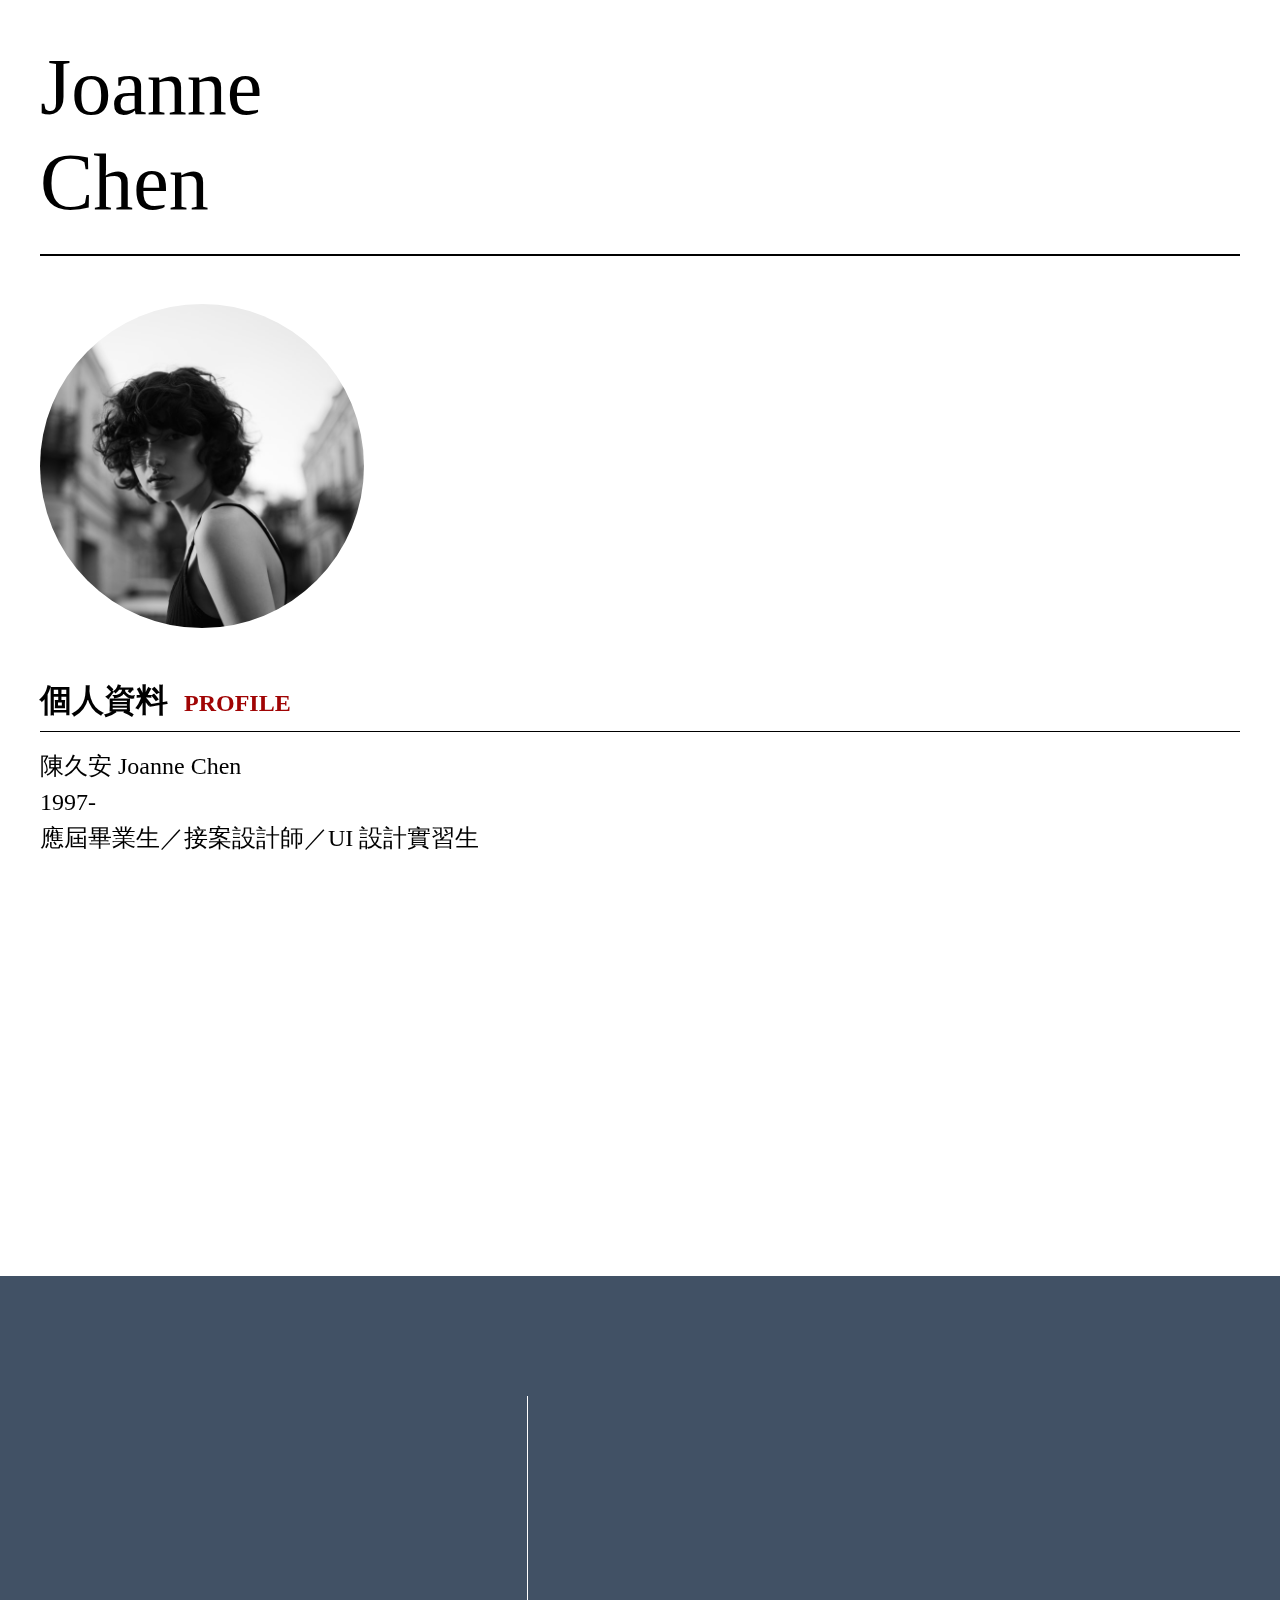
<file: week1-個人履歷/index.html>
<!DOCTYPE html>
<html lang="en">
<head>
  <meta charset="UTF-8">
  <meta http-equiv="X-UA-Compatible" content="IE=edge">
  <meta name="viewport" content="width=device-width, initial-scale=1.0">
  <title>W1-個人履歷</title>
  <link rel="stylesheet" href="CSS/all.css">
  <!-- AOS 視差滾動套件 -->
  <link href="https://unpkg.com/aos@2.3.1/dist/aos.css" rel="stylesheet">
</head>
<body>
  <div class="container header">
    <h1 data-aos="fade-up" class="mb-48">Joanne <br>Chen</h1>
    <img data-aos="fade-up" class="mb-48" src="img/photo.png" alt="photo">
    <h2 data-aos="fade-up" class="h2-title mb-16 pb-7">個人資料<span class="sp-red ml-16">PROFILE</span></h2>
    <ul>
      <li data-aos="fade-up" class="fz-24 mb-24">陳久安 Joanne Chen <br>1997- <br>應屆畢業生／接案設計師／UI 設計實習生</li>
      <li data-aos="fade-up" class="fz-24 mb-64">UI 設計修行中／立志當斜槓青年 <br>獨立接案，內容涵蓋： <br>品牌規劃、視覺設計、編輯設計、標準字、物件及印刷品設計等。</li>
    </ul>
    <h2 data-aos="fade-left" class="h2-title mb-16 pb-7">學歷<span class="sp-red ml-16">EDUCATION</span></h2>
    <ul>
      <li data-aos="fade-left" class="fz-24 mb-16">國立六角師範大學 視覺設計學系 學士學位 | 2016－2020</li>
      <li data-aos="fade-left" class="fz-24 mb-64">國立六腳高級中學 美術班 | 2013－2016</li>
    </ul>
  </div>

  <div class="skills mb-64">
    <div class="container">
      <h2 data-aos="zoom-in" class="h2-title pb-7 mb-40">技能<span class="sp-fff ml-16">SKILLS</span></h2>
      <ul>
        <li data-aos="zoom-in" class="fz-24 mb-8">Adobe Photoshop</li>
        <li data-aos="zoom-in" class="fz-24 mb-8">Adobe Illustrator</li>
        <li data-aos="zoom-in" class="fz-24 mb-8">Adobe XD</li>
        <li data-aos="zoom-in" class="fz-24 mb-8">Adobe Indesign</li>
        <li data-aos="zoom-in" class="fz-24 mb-8">C4D</li>
        <li data-aos="zoom-in" class="fz-24 mb-8">Adobe Premiere</li>
        <li data-aos="zoom-in" class="fz-24">語言：中文、英文</li>
      </ul>
    </div>
  </div>

  <div class="container work">
    <h2  data-aos="fade-left" class="h2-title pb-7 mb-16">工作經驗<span class="sp-red ml-16">WORK EXPERIENCE</span></h2>
    <ul>
      <li data-aos="fade-left">
        <h3 class="h3-title">獨立接案 桃園平鎮市民健走活動提案 | 2019</h3>
        <img src="img/hexschool.png" alt="logo">
        <p class="fz-20 mb-24">在六角學院長達一年的實習中，前期藉由公司課程掌握 HTML, CSS,<br> Adobe XD，設計給學員使用的名片設計教材，並參與六角週年活動，設<br>計各式周邊商品及活動網路宣傳圖。後期進入 UI 設計範疇，設計六角共<br>筆部落格 - W3HexSchool、六角發案服務網介面設計、供給學員的教<br> 案- RWD官方網站設計，並設計各式網頁活動宣傳圖。</p>
      </li>
      <li data-aos="fade-left"><h3 class="h3-title mb-24">獨立接案 Hao Jun 酒標設計 | 2019</h3></li>
      <li data-aos="fade-left"><h3 class="h3-title mb-24">獨立接案 Exulans 酒標設計 | 2019</h3></li>
      <li data-aos="fade-left"><h3 class="h3-title mb-24">獨立接案 桃園平鎮市民健走活動提案 | 2019</h3></li>
      <li data-aos="fade-left">
        <h3 class="h3-title">Simtree 興趣咖啡 工讀生 | 2018－2019</h3>
        <img src="img/simtree.png" alt="tree">
        <p class="fz-20">擔任外場及吧台服務生，學習咖啡相關知識。</p>
      </li>
    </ul>
  </div>

  <div data-aos="fade-up" class="footer">
    <div class="container">
      <h2 class="h2-title pb-7">聯絡方式<span class="sp-fff ml-16">CONTACT METHOD</span></h2>
      <ul>
        <li class="fz-24 mb-16">Mail： <a class="style" href="mailto:xxxd@hexschool.com">xxxd@hexschool.com</a></li>
        <li class="fz-24 mb-16">Phone：<a class="style" href="tel:+910123456">0910123456</a></li>
        <li class="fz-24 mb-16">Kaohsiung, Taiwan</li>
        <li class="fz-24 mb-16">作品連結： <a class="style" href="#">https://www.behance.net/xxxdddddd</a></li>
      </ul>
      <ul class="social">
        <li><a href="#"><img src="img/SVG/facebook.svg" alt="fb"></a></li>
        <li><a href="#"><img src="img/SVG/instagram.svg" alt="ig"></a></li>
        <li><a href="#"><img src="img/SVG/line.svg" alt="line"></a></li>
      </ul>
    </div>
  </div>
</body>
  <!-- AOS js -->
  <script src="https://unpkg.com/aos@2.3.1/dist/aos.js"></script>
  <!-- AOS 全域設定 -->
  <script>
    AOS.init({
      // Global settings:
      disable: false, // accepts following values: 'phone', 'tablet', 'mobile', boolean, expression or function
      startEvent: 'DOMContentLoaded', // name of the event dispatched on the document, that AOS should initialize on
      initClassName: 'aos-init', // class applied after initialization
      animatedClassName: 'aos-animate', // class applied on animation
      useClassNames: false, // if true, will add content of `data-aos` as classes on scroll
      disableMutationObserver: false, // disables automatic mutations' detections (advanced)
      debounceDelay: 50, // the delay on debounce used while resizing window (advanced)
      throttleDelay: 99, // the delay on throttle used while scrolling the page (advanced)
      

      // Settings that can be overridden on per-element basis, by `data-aos-*` attributes:
      offset: 120, // offset (in px) from the original trigger point
      delay: 0, // values from 0 to 3000, with step 50ms
      duration: 600, // values from 0 to 3000, with step 50ms
      easing: 'ease', // default easing for AOS animations
      once: false, // whether animation should happen only once - while scrolling down
      mirror: false, // whether elements should animate out while scrolling past them
      anchorPlacement: 'top-bottom', // defines which position of the element regarding to window should trigger the animation

    });
  </script>
</html>
</file>
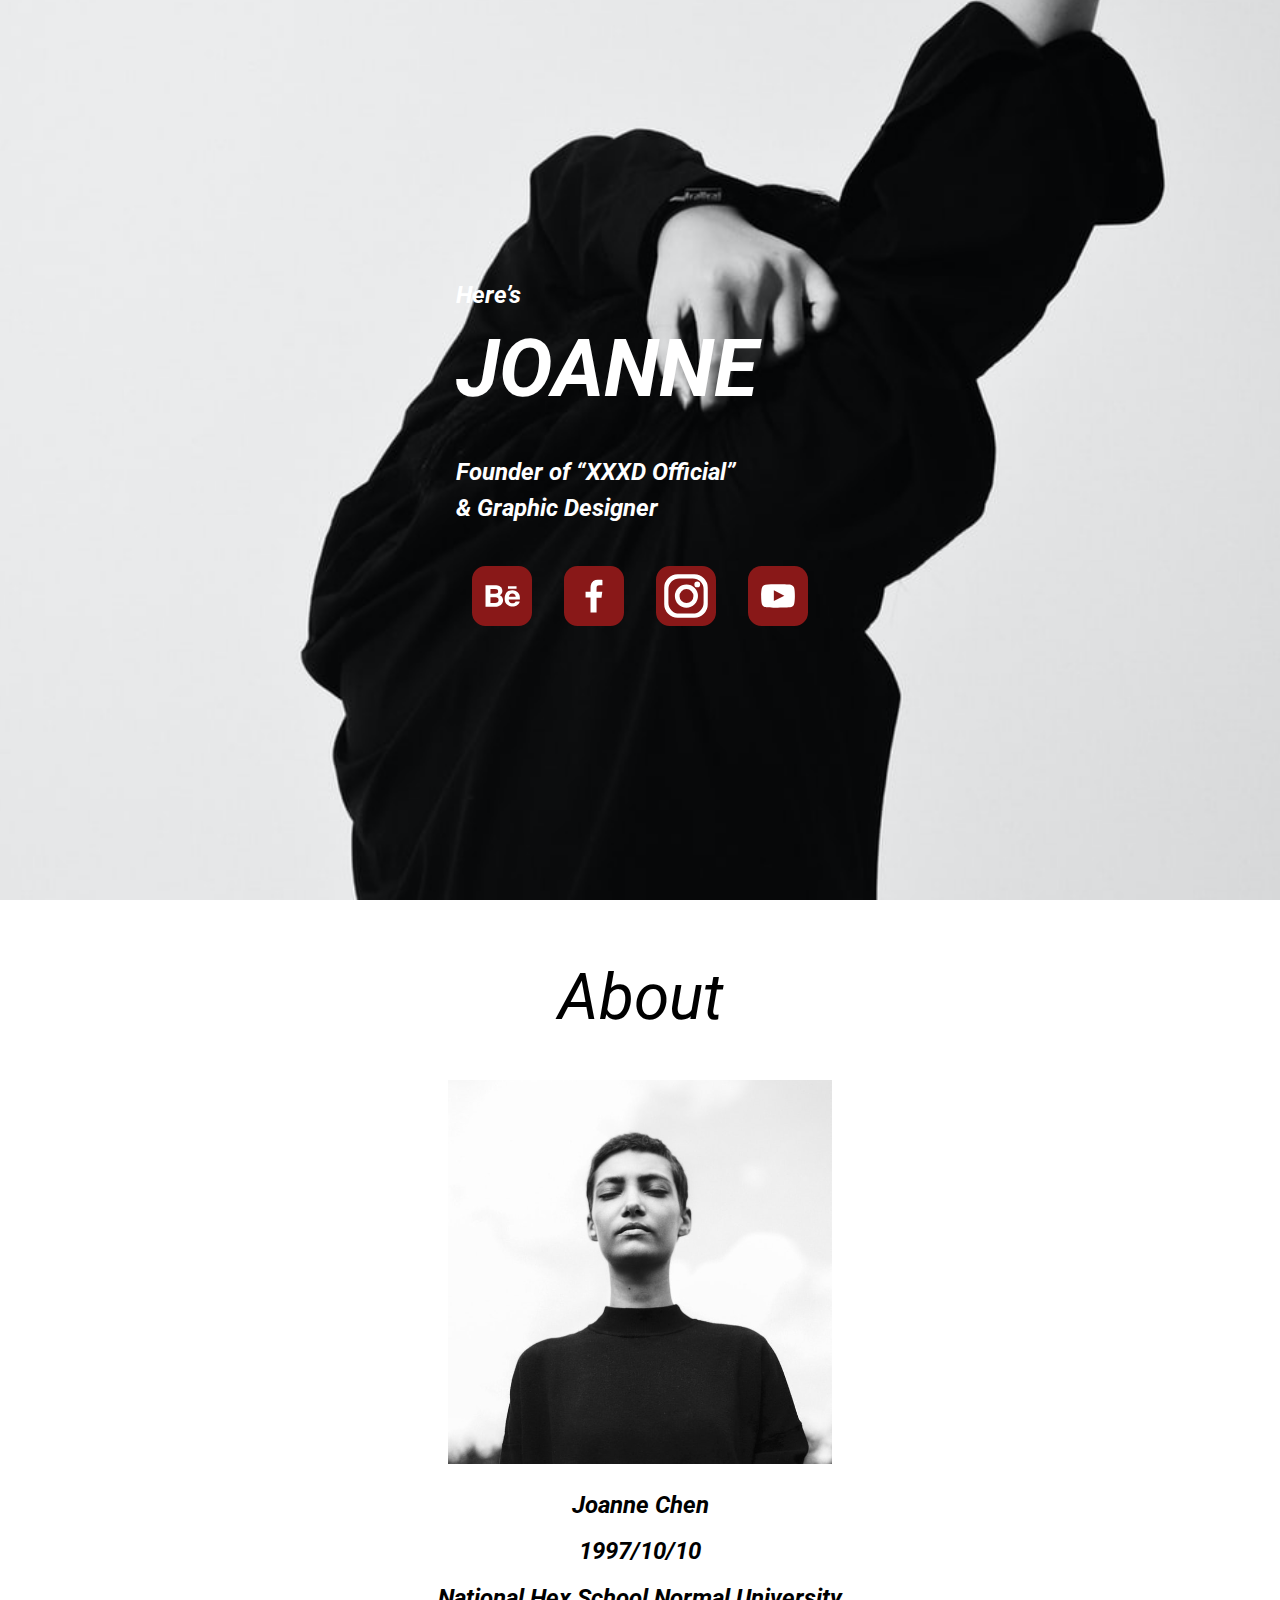
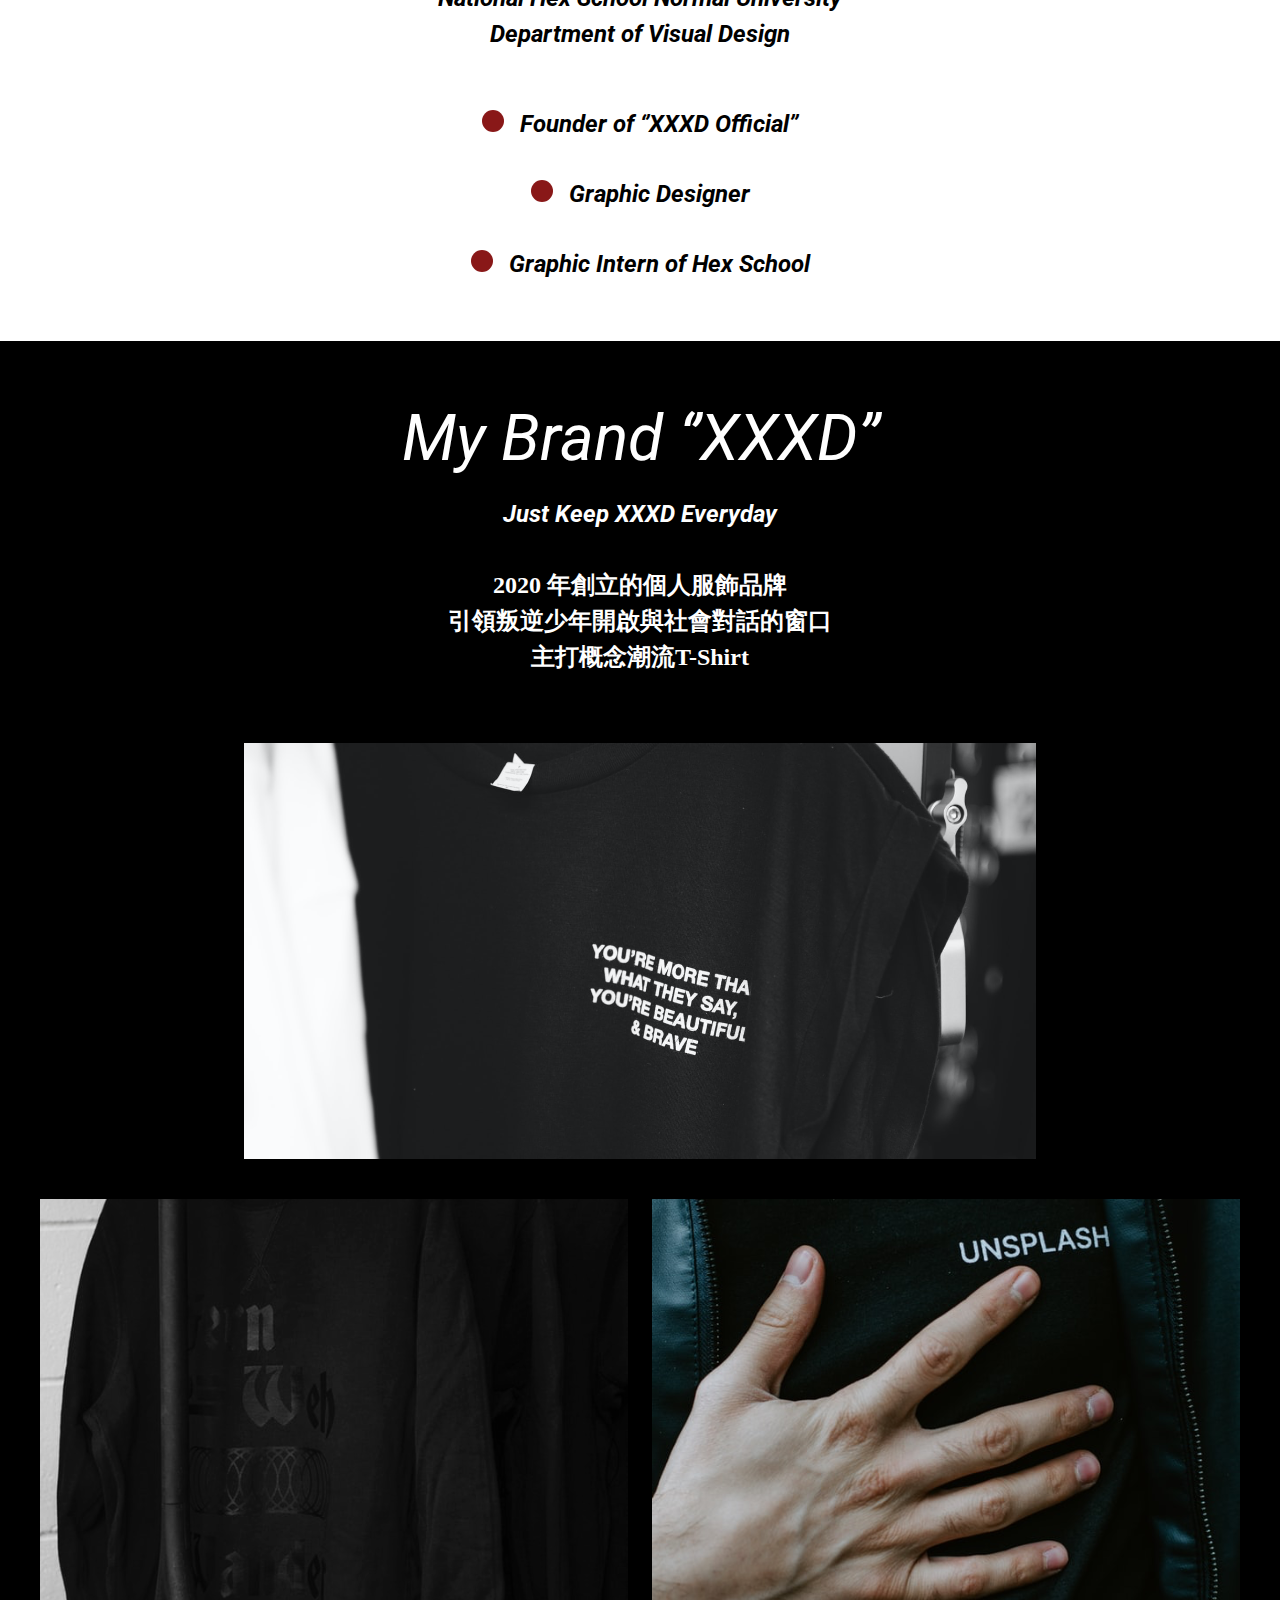
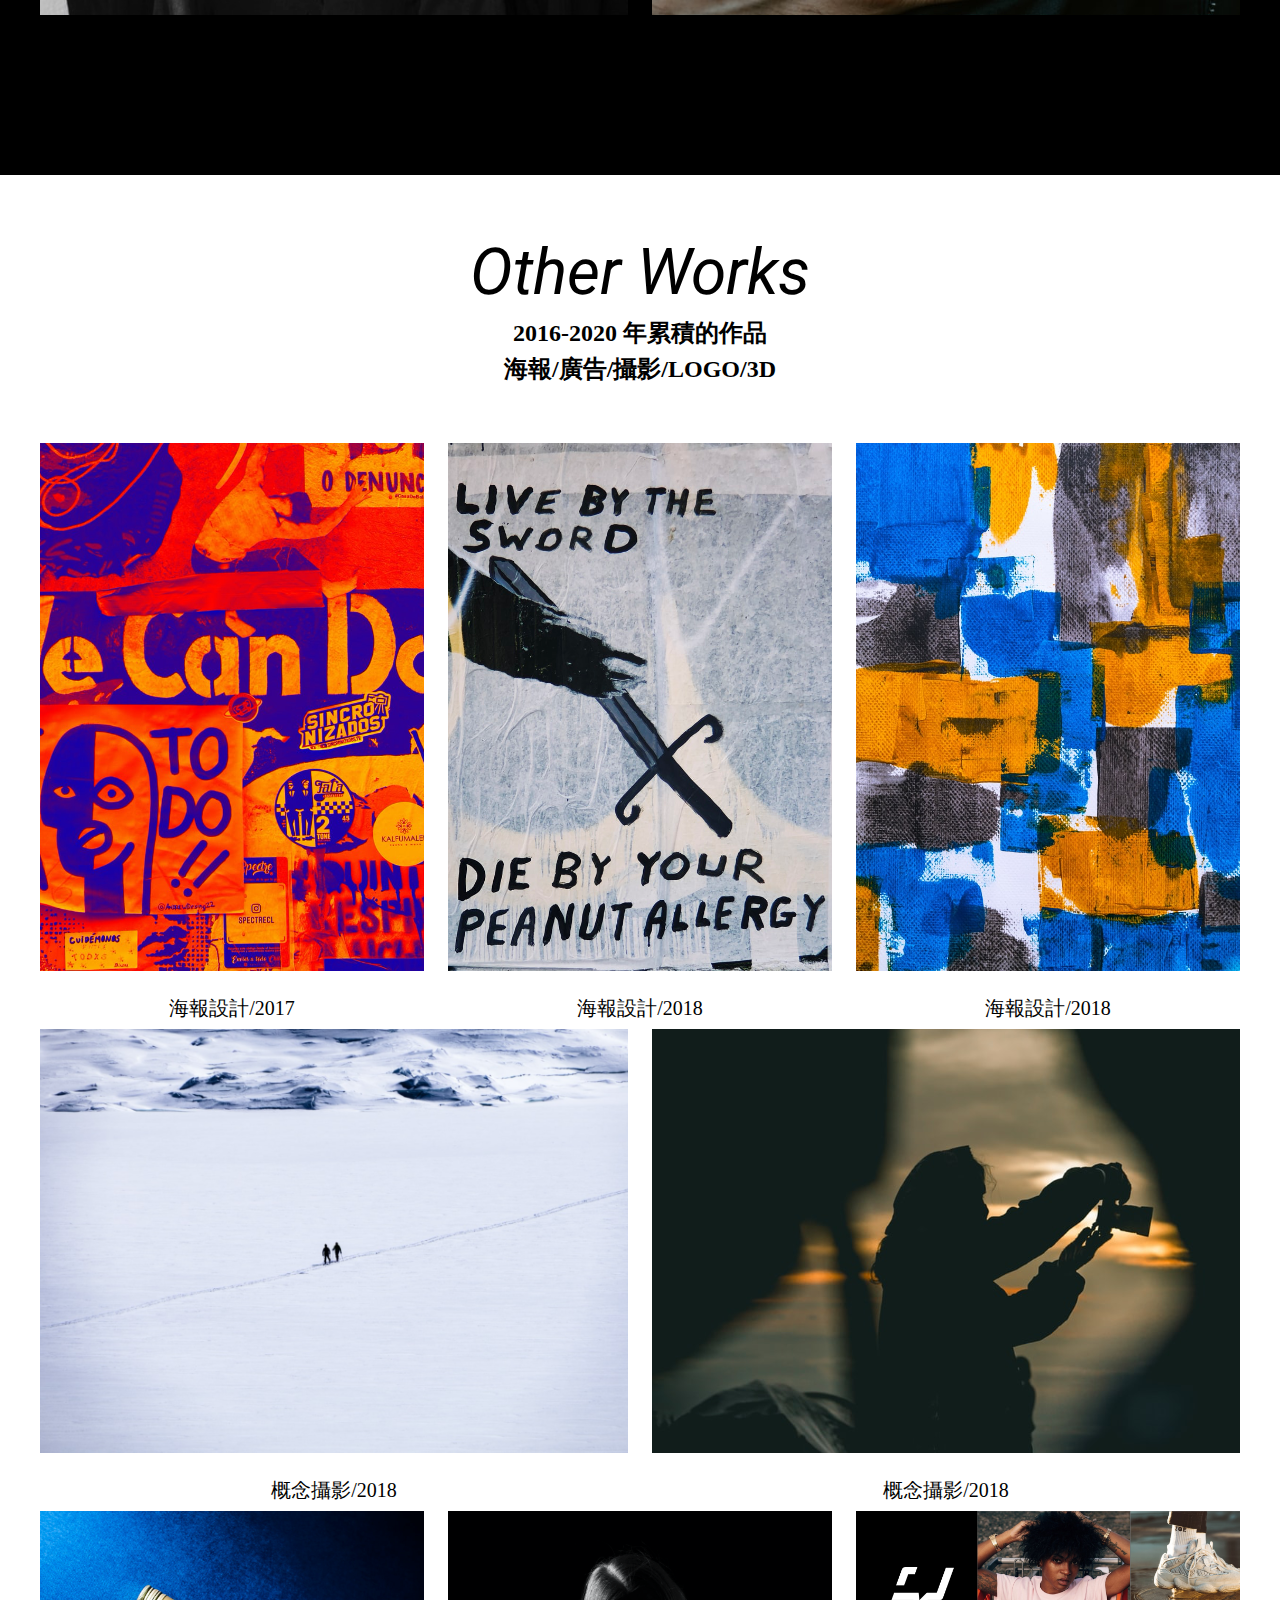
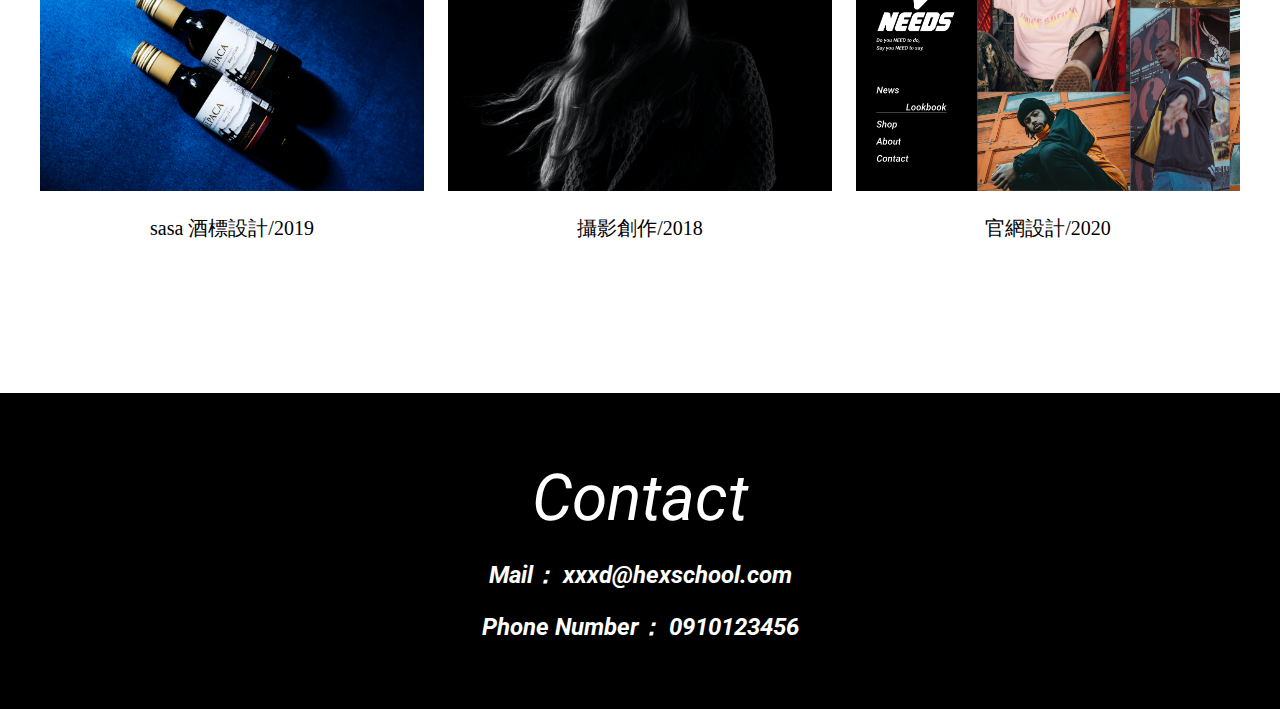
<file: week2-個人網站/index.html>
<!DOCTYPE html>
<html lang="en">
<head>
  <meta charset="UTF-8">
  <meta http-equiv="X-UA-Compatible" content="IE=edge">
  <meta name="viewport" content="width=device-width, initial-scale=1.0">
  <title>Document</title>
  <link rel="preconnect" href="https://fonts.googleapis.com">
  <link rel="preconnect" href="https://fonts.gstatic.com" crossorigin>
  <link href="https://fonts.googleapis.com/css2?family=Roboto:ital,wght@0,400;0,500;0,700;1,400;1,500;1,700&display=swap" rel="stylesheet">
  <link rel="stylesheet" href="CSS/all.css">
</head>
<body>
  <div class="wrap">
    <div class="header df">
      <div class="header-cont">
        <h1 class="fz24-42 mb-32 font-style">Here’s <br><span class="title-1">JOANNE</span></h1>
        <p class="fz24-36 mb-40 font-style">Founder of “XXXD Official’’  <br>& Graphic Designer</p>
        <ul class="df">
          <li><a href="#"><img src="../week2-個人網站/img/svg/behance.svg" alt="BE"></a></li>
          <li><a href="#"><img src="../week2-個人網站/img/svg/facebook.svg" alt="FB"></a></li>
          <li><a href="#"><img src="../week2-個人網站/img/svg/instagram.svg"" alt="IG"></a></li>
          <li><a href="#"><img src="../week2-個人網站/img/svg/youtube.svg" alt="YT"></a> </li>
        </ul> 
      </div>
    </div>
  
    <div class="about container">
      <h2 class="title-2 mb-40 font-style">About</h2>
      <img class="mb-20" src="../week2-個人網站/img/photo.png" alt="photo">
      <ul>
        <li class="fz24-42 mb-4 font-style">Joanne Chen</li>
        <li class="fz24-42 mb-8 font-style">1997/10/10</li>
        <li class="fz24-36 mb-23 font-style">National Hex School Normal University <br>Department of Visual Design</li>
      </ul>
      <ul>
        <li class="fz24-42 mb-28 pt-28 font-style">Founder of ‘’XXXD Official’’</li>
        <li class="fz24-42 mb-28 font-style">Graphic Designer</li>
        <li class="fz24-42 font-style">Graphic Intern of Hex School</li>
      </ul>
    </div>
  
    <div class="banner">
      <div class="container">
        <h2 class="title-2 mb-12 font-style">My Brand ‘’XXXD’’</h2>
        <p class="fz24-42 mb-32 font-style">Just Keep XXXD Everyday</p>
        <p class="fz20-30 mb-68">2020 年創立的個人服飾品牌 <br>引領叛逆少年開啟與社會對話的窗口 <br>主打概念潮流T-Shirt</p>
        <ul>
          <li class="mb-40"><img src="../week2-個人網站/img/brand_img1.png" alt=""></li>
          <li class="df"><img src="../week2-個人網站/img/brand_img2.png" alt=""><img src="../week2-個人網站/img/brand_img3.png" alt=""></li>
        </ul>
      </div>
    </div>
    
    <div class="works container">
      <h2 class="title-2 font-style">Other Works</h2>
      <p class="fz20-30 mb-56">2016-2020 年累積的作品 <br>海報/廣告/攝影/LOGO/3D</p>
      <ul class="df mb-48">
        <li>
          <img src="../week2-個人網站/img/work_img1.png" alt="">
          <p class="fz20-42 mt-16">海報設計/2017</p>
        </li>
        <li>
          <img src="../week2-個人網站/img/work_img2.png" alt="">
          <p class="fz20-42 mt-16">海報設計/2018</p>
        </li>
        <li>
          <img src="../week2-個人網站/img/work_img3.png" alt="">
          <p class="fz20-42 mt-16">海報設計/2018</p>
        </li>
      </ul>
      <ul class="df mb-48">
        <li>
          <img src="../week2-個人網站/img/work_img4.png" alt="">
          <p class="fz20-42 mt-16">概念攝影/2018</p>
        </li>
        <li>
          <img src="../week2-個人網站/img/work_img5.png" alt="">
          <p class="fz20-42 mt-16">概念攝影/2018</p>
        </li>
      </ul>
      <ul class="df">
        <li>
          <img src="../week2-個人網站/img/work_img6.png" alt="">
          <p class="fz20-42 mt-16">sasa 酒標設計/2019</p>
        </li>
        <li>
          <img src="../week2-個人網站/img/work_img7.png" alt="">
          <p class="fz20-42 mt-16">攝影創作/2018</p>
        </li>
        <li>
          <img src="../week2-個人網站/img/work_img8.png" alt="">
          <p class="fz20-42 mt-16">官網設計/2020</p>
        </li>
      </ul>
    </div>
    
    <div class="footer">
      <h2 class="title-2 mb-16 font-style">Contact</h2>
      <ul>
        <li class="fz24-36 mb-16 font-style">Mail： <a href="mailto:xxxd@hexschool.com">xxxd@hexschool.com</a></li>
        <li class="fz24-36 font-style">Phone Number： <a href="tel:+910123456">0910123456</a></li>
      </ul>
    </div>
  
  </div>
 
</body>
</html>
</file>
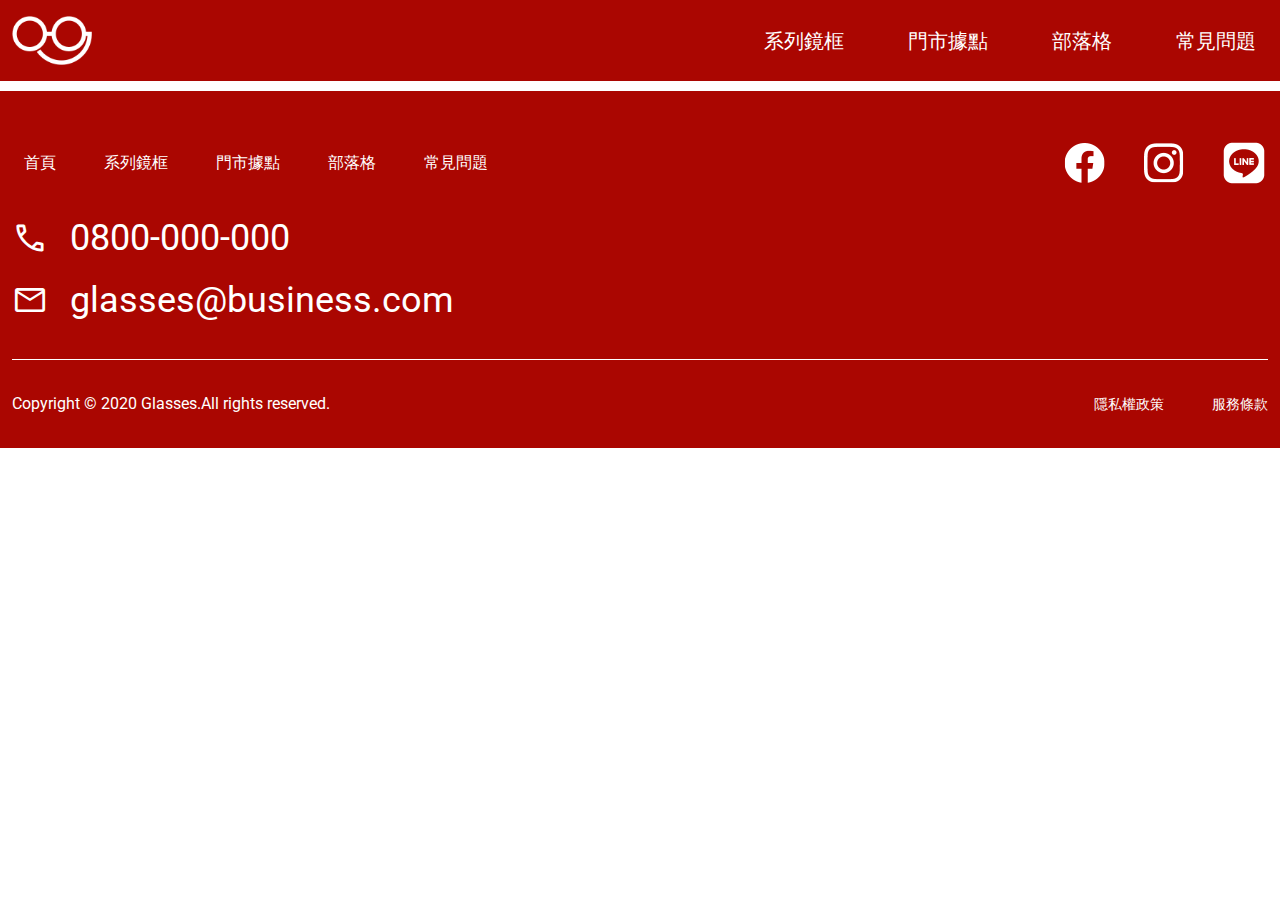
<file: week3-眼鏡個人形象官網LV1/index.html>
<!DOCTYPE html>
<html lang="en">
<head>
  <meta charset="UTF-8">
  <meta http-equiv="X-UA-Compatible" content="IE=edge">
  <meta name="viewport" content="width=device-width, initial-scale=1.0">
  <title>week3-眼鏡形象官網 LV1</title>
  <!-- --CSS-- -->
  <link rel="stylesheet" href="CSS/all.css">
  <!-- --Google Fonts: Roboto & Noto Sans Traditional Chinese (思源黑體)-- -->
  <link rel="preconnect" href="https://fonts.googleapis.com">
  <link rel="preconnect" href="https://fonts.gstatic.com" crossorigin>
  <link href="https://fonts.googleapis.com/css2?family=Noto+Sans+TC:wght@400;500;700&family=Roboto:ital,wght@0,400;0,500;0,700;1,400;1,500;1,700&display=swap" rel="stylesheet">
  <!-- --Google Fonts Icon-- -->
  <link rel="stylesheet" href="https://fonts.googleapis.com/css2?family=Material+Symbols+Outlined:opsz,wght,FILL,GRAD@20..48,100..700,0..1,-50..200" />  
</head>
<body>
  <!-- --header-- -->
  <div class="header bg-primary">
    <div class="header-cont container d-flex justify-s-between align-center">
      <h1 class="logo px-16"><a href="#">logo</a></h1>
      <ul class="navbar d-flex">
        <li><a class="fz-20 py-12" href="#">系列鏡框</a></li>
        <li><a class="fz-20 py-12 ml-40" href="#">門市據點</a></li>
        <li><a class="fz-20 py-12 ml-40" href="#">部落格</a></li>
        <li><a class="fz-20 py-12 ml-40" href="#">常見問題</a></li>
      </ul>
    </div>
  </div>

  <!-- --footer-- -->
  <div class="footer bg-primary pt-48">
    <div class="container">
      <div class="footer-cont mb-32">
        <div class="footer-info d-flex justify-s-between align-center mb-24">
          <ul class="menu d-flex">
            <li><a class="py-12 mr-24" href="#">首頁</a></li>
            <li><a class="py-12 mr-24" href="#">系列鏡框</a></li>
            <li><a class="py-12 mr-24" href="#">門市據點</a></li>
            <li><a class="py-12 mr-24" href="#">部落格</a></li>
            <li><a class="py-12" href="#">常見問題</a></li>
          </ul>
          <ul class="icon d-flex">
            <li><a href="#"><img class="ml-32" src="./img/ic-social-fb.png" alt="" width="48px"></a></li>
            <li><a href="#"><img class="ml-32" src="./img/ic_social_ig.png" alt="" width="48px"></a></li>
            <li><a href="#"><img class="ml-32" src="./img/ic_social_line.png" alt="" width="48px"></a></li>
          </ul>
        </div>
        <ul class="message">
          <li class="d-flex align-center mb-8">
            <span class="material-symbols-outlined">call</span>
            <a class="fz-36" href="tel:+0800-000-000">0800-000-000</a>
          </li>
          <li class="d-flex align-center">
            <span class="material-symbols-outlined">mail</span>
            <a class="fz-36" href="mailto:glasses@business.com">glasses@business.com</a>
          </li>
        </ul>
      </div>
      <div class="policy d-flex justify-s-between align-center px-32">
        <p class="text-fff">Copyright © 2020 Glasses.All rights reserved.</p>
        <ul class="d-flex fz-14">
          <li><a href="#">隱私權政策</a></li>
          <li><a class="ml-48" href="#">服務條款</a></li>
        </ul>
      </div>
    </div>
  </div>
  
</body>
</html>
</file>
<file: week1-個人履歷/CSS/all.css>
/* http://meyerweb.com/eric/tools/css/reset/ 
   v2.0 | 20110126
   License: none (public domain)
*/

html, body, div, span, applet, object, iframe,
h1, h2, h3, h4, h5, h6, p, blockquote, pre,
a, abbr, acronym, address, big, cite, code,
del, dfn, em, img, ins, kbd, q, s, samp,
small, strike, strong, sub, sup, tt, var,
b, u, i, center,
dl, dt, dd, ol, ul, li,
fieldset, form, label, legend,
table, caption, tbody, tfoot, thead, tr, th, td,
article, aside, canvas, details, embed, 
figure, figcaption, footer, header, hgroup, 
menu, nav, output, ruby, section, summary,
time, mark, audio, video {
	margin: 0;
	padding: 0;
	border: 0;
	font-size: 100%;
	font: inherit;
	vertical-align: baseline;
}
/* HTML5 display-role reset for older browsers */
article, aside, details, figcaption, figure, 
footer, header, hgroup, menu, nav, section {
	display: block;
}
body {
	line-height: 1;
}
ol, ul {
	list-style: none;
}
blockquote, q {
	quotes: none;
}
blockquote:before, blockquote:after,
q:before, q:after {
	content: '';
	content: none;
}
table {
	border-collapse: collapse;
	border-spacing: 0;
}

img{
  vertical-align: middle;
}

a{
  text-decoration: none;
}

*::before,*::after {
  box-sizing: border-box;
}

/* -----CSS resert結束----- */
body{
  line-height: 1.5;
}
.fz-20{
  font-size: 20px;
}
.fz-24{
  font-size: 24px;
}
.h2-title{
  font-size: 32px;
  font-weight: bold;
  border-bottom: 1px solid #000;
}
.h3-title{
  font-size: 24px;
  font-weight: bold;
}
.sp-red{
  font-size: 24px;
  color: #A00404;
}
.sp-fff{
  font-size: 24px;
  color: #fff;
}
.mb-8{
  margin-bottom: 8px;
}
.mb-16{
  margin-bottom: 16px;
}
.mb-24{
  margin-bottom: 24px;
}
.mb-40{
  margin-bottom: 40px;
}
.mb-48{
  margin-bottom: 48px;
}
.mb-64{
  margin-bottom: 64px;
}
.ml-16{
  margin-left: 16px;
}
.pb-7{
  padding-bottom: 7px;
}

.container{
  width: 1200px;
  margin: 0 auto;
}

.df{display: flex;}

/* ----header---- */

.header h1{
  font-size: 80px;
  line-height: 95px;
  border-bottom: 2px solid #000000;
  padding: 40px 0 24px 0;
}

/* ----skills---- */

.skills{
  background: #415165;
  text-align: center;
  padding: 24px 0 40px 0;
}

.skills h2{
  color: #fff;
  border-bottom: 1px solid #fff;
}



.skills ul{
  border-left: 1px solid #fff;
  width: 225px;
  margin: 0 auto;

}

.skills li{
  color: #fff;
  text-align: left;
  padding-left: 24px;
}

/* ----work----  */

.work ul{
  border-left: 1px solid #96A9C4;
  padding-left: 24px;
  margin-left: 24px;
  margin-bottom: 80px;
}

/* ----footer---- */

.footer{
  background: #415165;
  text-align: center;
  padding: 24px 0 40px 0;
}

.footer h2{
  color: #fff;
  border-bottom: 1px solid #fff;
}

.footer li, .style{
  color: #fff;
  transition: all 0.5s;
}

.style:hover{
  background: #fff;
  color: #415165;
  border-radius: 5px;
  padding: 10px;
}

.social{
  justify-content: center;
}

.social li{
  padding: 0 12px;
}
</file>
<file: week2-個人網站/CSS/all.css>
/* http://meyerweb.com/eric/tools/css/reset/ 
   v2.0 | 20110126
   License: none (public domain)
*/

html, body, div, span, applet, object, iframe,
h1, h2, h3, h4, h5, h6, p, blockquote, pre,
a, abbr, acronym, address, big, cite, code,
del, dfn, em, img, ins, kbd, q, s, samp,
small, strike, strong, sub, sup, tt, var,
b, u, i, center,
dl, dt, dd, ol, ul, li,
fieldset, form, label, legend,
table, caption, tbody, tfoot, thead, tr, th, td,
article, aside, canvas, details, embed, 
figure, figcaption, footer, header, hgroup, 
menu, nav, output, ruby, section, summary,
time, mark, audio, video {
	margin: 0;
	padding: 0;
	border: 0;
	font-size: 100%;
	font: inherit;
	vertical-align: baseline;
}
/* HTML5 display-role reset for older browsers */
article, aside, details, figcaption, figure, 
footer, header, hgroup, menu, nav, section {
	display: block;
}
body {
	line-height: 1;
}
ol, ul {
	list-style: none;
}
blockquote, q {
	quotes: none;
}
blockquote:before, blockquote:after,
q:before, q:after {
	content: '';
	content: none;
}
table {
	border-collapse: collapse;
	border-spacing: 0;
}

img{
  vertical-align: middle;
}

a{
	text-decoration: none;
	color: #fff;
}

*::before,*::after {
  box-sizing: border-box;
}

/* -----CSS resert結束----- */
.df{display: flex;}
.pt-28{padding-top: 28px;}
.mb-4{margin-bottom: 4px;}
.mb-8{margin-bottom: 8px;}
.mb-12{margin-bottom: 12px;}
.mb-16{margin-bottom: 16px;}
.mb-23{margin-bottom: 23px;}
.mb-20{margin-bottom: 20px;}
.mb-28{margin-bottom: 28px;}
.mb-32{margin-bottom: 32px;}
.mb-40{margin-bottom: 40px;}
.mb-56{margin-bottom: 56px;}
.mb-68{margin-bottom: 68px;}
.mt-16{margin-top: 16px;}
.mx-48{margin: 48px 0;}

.bdt-00{border-top: 1px solid #000;}
.title-1{
	font-size: 80px;
	line-height: 1.325;
}
.title-2{
	font-size: 64px;
	line-height: 1.3125;
}
.fz24-42{
	font-size: 24px;
	line-height: 1.75;
	font-weight: 700;
}
.fz24-36{
	font-size: 24px;
	line-height: 1.5;
	font-weight: 700;
}
.fz20-30{
	font-size: 24px;
	line-height: 1.5;
	font-weight: 700;
}
.fz20-42{
	font-size: 20px;
	line-height: 2.1;
}
.font-style{
	font-family: 'Roboto', sans-serif;
	font-style: italic;
}
/* -----container---- */
.container{
	max-width: 1200px;
	margin: 0 auto;
	text-align: center;
}
/* ----header---- */
 .header{
	height: 100vh;
	background: url(../img/banner.png) no-repeat center;
	justify-content: center;
	align-items: center;
	color: #fff;
 }
 .header-cont li{
	margin: 0 8px;
 }

.header-cont img{
	transition: all 0.5s;
	margin: 0 8px;
}

.header-cont img:hover{
	transform: translateY(-10px);
}

/* ----about---- */
.about{
	padding: 56px 0;
	align-items: center;
}


.about ul:last-child li::before{
	content: '';
	width: 22px;
	height: 22px;
	background-color: #891818;
	border-radius: 50%;
	display: inline-block;
	margin-right: 16px;
}

/* ----banner---- */
.banner{
	background: #000;
	color: #fff;
	padding: 56px 0 160px 0;
	text-align: center;
}

.banner li:last-child{
	justify-content: center;
}
.banner li:last-child img{
	padding: 0 12px;
}

/* ----works---- */
.works{
	padding: 56px 0 144px 0;
}

.works ul{
	flex-wrap: wrap;
	justify-content: space-between;
	text-align: center;
}

/* ----footer---- */
.footer{
	background: #000;
	color: #fff;
	text-align: center;
	padding: 64px 0;
}

.footer a:hover{
	background: #fff;
	color: #000;
}
</file>
<file: week3-眼鏡個人形象官網LV1/CSS/all.css>
/* http://meyerweb.com/eric/tools/css/reset/ 
   v2.0 | 20110126
   License: none (public domain)
*/

html, body, div, span, applet, object, iframe,
h1, h2, h3, h4, h5, h6, p, blockquote, pre,
a, abbr, acronym, address, big, cite, code,
del, dfn, em, img, ins, kbd, q, s, samp,
small, strike, strong, sub, sup, tt, var,
b, u, i, center,
dl, dt, dd, ol, ul, li,
fieldset, form, label, legend,
table, caption, tbody, tfoot, thead, tr, th, td,
article, aside, canvas, details, embed, 
figure, figcaption, footer, header, hgroup, 
menu, nav, output, ruby, section, summary,
time, mark, audio, video {
	margin: 0;
	padding: 0;
	border: 0;
	font-size: 100%;
	font: inherit;
	vertical-align: baseline;
}
/* HTML5 display-role reset for older browsers */
article, aside, details, figcaption, figure, 
footer, header, hgroup, menu, nav, section {
	display: block;
}
body {
	line-height: 1;
}
ol, ul {
	list-style: none;
}
blockquote, q {
	quotes: none;
}
blockquote:before, blockquote:after,
q:before, q:after {
	content: '';
	content: none;
}
table {
	border-collapse: collapse;
	border-spacing: 0;
}

img{
  vertical-align: middle;
  max-width: 100%;
  height: auto;
}

*::before,*::after {
  box-sizing: border-box;
}
/* ----CSS Reset end---- */

/* ----Base---- */
body{
	line-height: 1.5;
	font-family: 'Noto Sans TC', sans-serif;
	font-family: 'Roboto', sans-serif;
}

a{
	text-decoration: none;
	color: #fff;
	transition: all 0.5s;
	display: block;
}

.bg-primary{background: #AA0601;}
.bg-secondary{background: #000;}

.text-fff{color: #fff}

.fz-14{font-size: 14px;}
.fz-20{font-size: 20px;}
.fz-36{font-size: 36px;}
.fz-48{font-size: 48px;}

.pt-48{padding-top: 48px;}
.mb-8{margin-bottom: 8px;}
.mb-24{margin-bottom: 24px;}
.mb-32{margin-bottom: 32px;}
.px-16{padding: 16px 0;}
.px-32{padding: 32px 0;}
.py-12{padding: 0 12px;}

.ml-32{margin-left: 32px;}
.ml-40{margin-left: 40px;}
.ml-48{margin-left: 48px;}
.mr-24{margin-right: 24px;}

.d-flex{display: flex;}
.flex-row-reverse{flex-direction: row-reverse;}
.flex-column{flex-direction: column;}
.justify-s-between{justify-content: space-between;}
.justify-s-around{justify-content: space-around}
.align-start{align-items: start;}
.align-center{align-items: center;}

/* ----container---- */

.container{
	max-width: 1320px;
	margin: 0 auto;
	padding: 0 12px;
}

/* ----header---- */

.header{
	margin-bottom: 10px;
}

.logo a{
	background: url(../img/logo-white.png) no-repeat center;
	background-size: contain;
	width: 80px;
	height: 49px;
	display: block;
	text-indent: 101%;
	white-space: nowrap;
	overflow: hidden;
}

.navbar a:hover{
	background: #fff;
	color: #AA0601;
	font-weight: 700;
	border-radius: 5px;
	transform: translateY(-5px);
}


@media(max-width: 768px){
	
	.container{
		max-width: 768px;
		padding: 0;
	}

	.header-cont{
		flex-direction: column;
	}
	
	.navbar{
		width: 100%;
		flex-wrap: wrap;
	}

	.navbar li{
		width: 50%;
		text-align: center;
	}

	.navbar a{
		margin: 0;
		padding: 12px 0;
		border: 1px solid #fff;
	}

}

/* ----footer---- */

.message span{
	font-size: 36px;
	color: #fff;
	margin-right: 22px;
}

.policy{
	border-top: 1px solid #fff;
}

.menu a:hover{
	background: #fff;
	color: #AA0601;
	font-weight: 700;
	border-radius: 5px;
	transform: translateY(-5px);
}

.icon a:hover,
.message a:hover,
.policy a:hover{
	opacity: 0.6;
}

@media(max-width: 768px){

	.footer{
		padding: 24px 13px 0 13px;
	}
	
	.footer-cont{
		display: flex;
		flex-direction: row-reverse;
		justify-content: space-between;
		align-items: start;
		margin-bottom: 24px;
	}
	
	.menu{
		display: none;
	}

	.icon img{
		margin-left: 8px;
		width: 24px;
	}
	
	.message a,
	.policy a{
		font-size: 16px;
	}

	.policy{
		padding: 16px 0 24px 0;
		flex-direction: column;
		align-items: start;
	}

	.policy ul{
		flex-direction: column;
	}

	.policy a{
		margin: 0;
	}

	.policy li:first-child{
		margin: 8px 0;
	}

}
</file>
